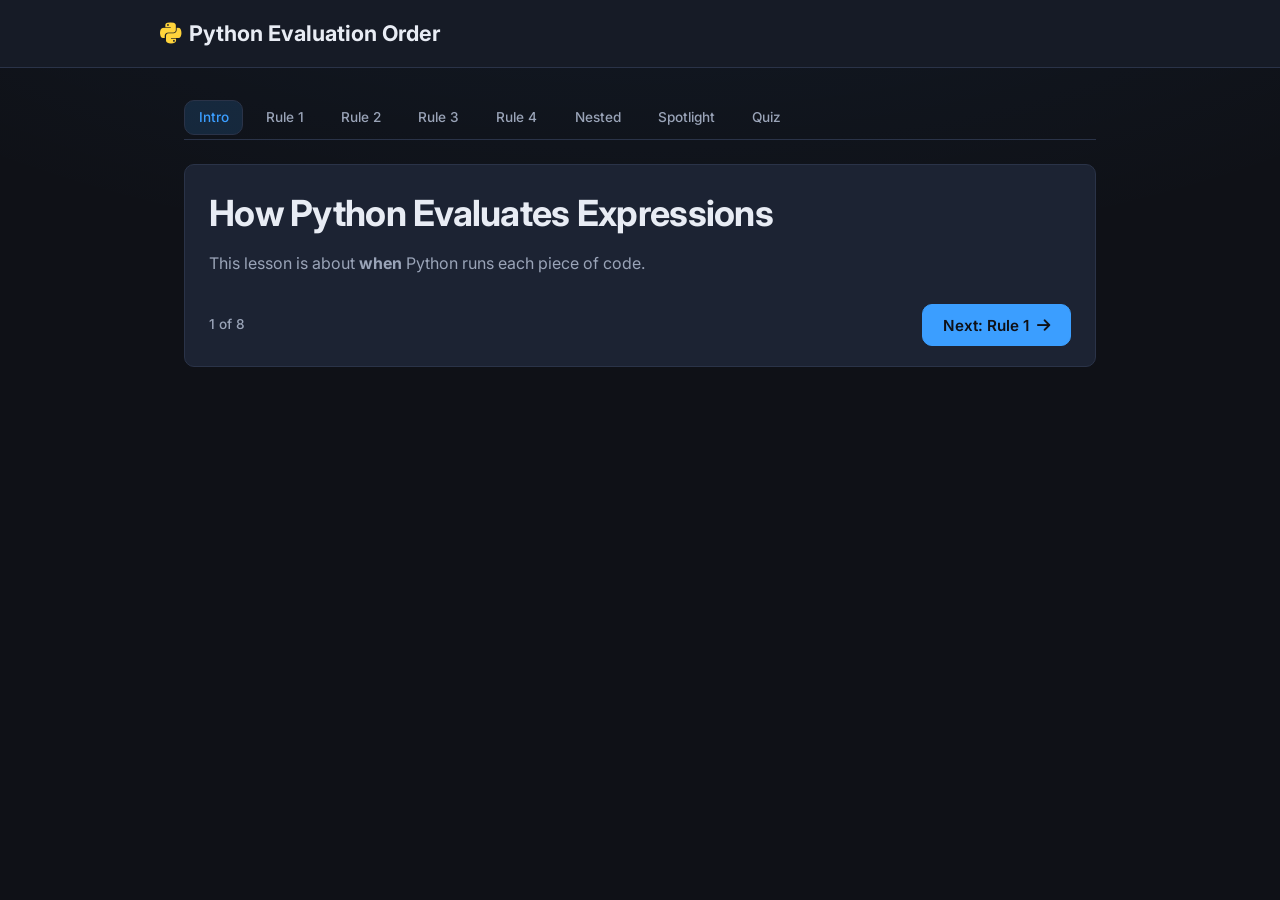
<file: teaching/index.html>
<!DOCTYPE html>
<html lang="en">
<head>
  <meta charset="UTF-8">
  <meta http-equiv="refresh" content="0; url=how-python-reads/">
  <title>Teaching</title>
  <link rel="canonical" href="how-python-reads/">
</head>
<body>
  <p><a href="how-python-reads/">Code walkthrough lesson</a></p>
</body>
</html>
</file>
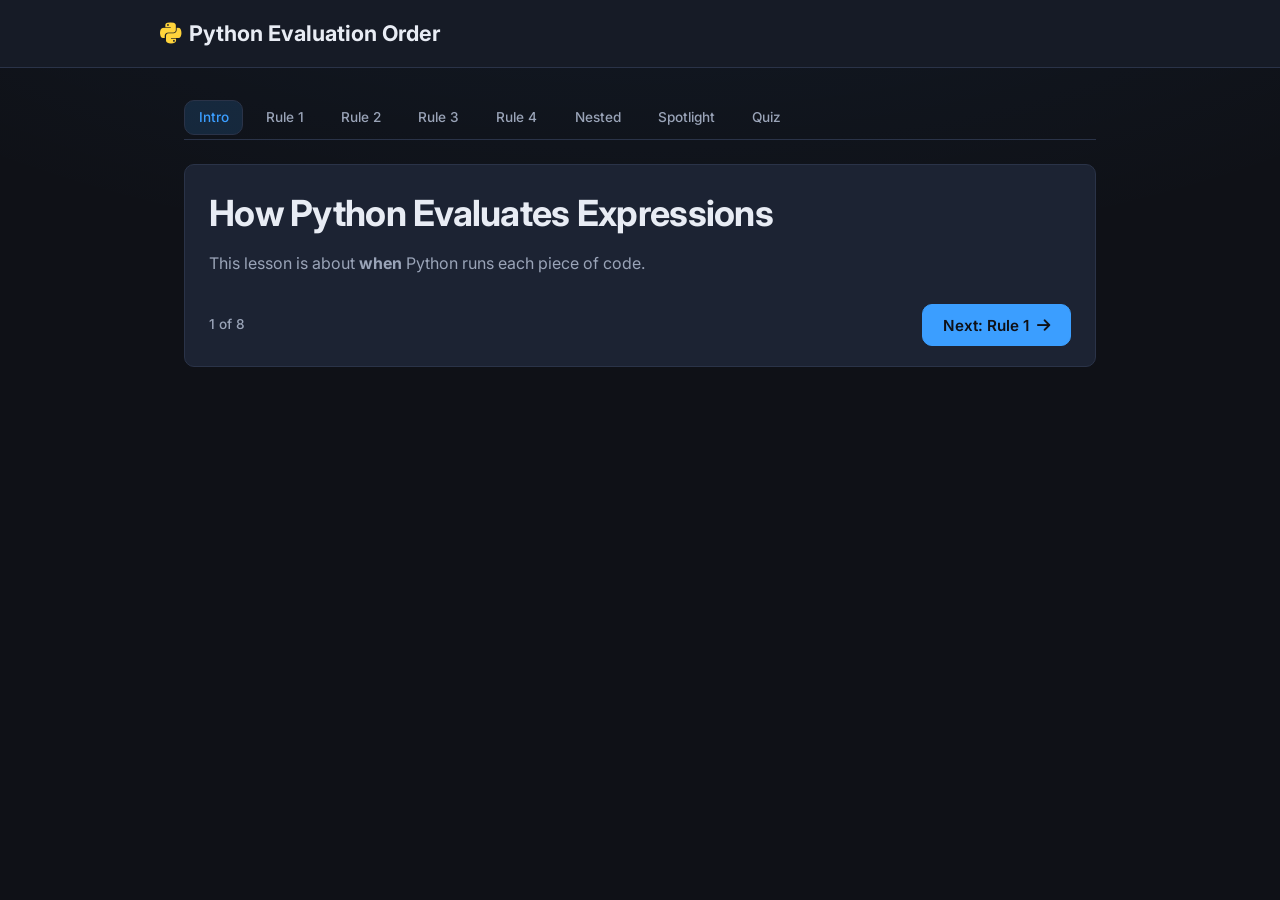
<file: teaching/how-python-reads/index.html>
<!DOCTYPE html>
<html lang="en">
<head>
  <meta charset="UTF-8">
  <meta name="viewport" content="width=device-width, initial-scale=1.0">
  <title>How Python Evaluates Expressions | Sam Zilli</title>
  <link rel="preconnect" href="https://fonts.googleapis.com">
  <link rel="preconnect" href="https://fonts.gstatic.com" crossorigin>
  <link href="https://fonts.googleapis.com/css2?family=Fira+Code:wght@400;600&family=Inter:wght@400;500;600;700&display=swap" rel="stylesheet">
  <link rel="stylesheet" href="https://cdnjs.cloudflare.com/ajax/libs/font-awesome/6.5.1/css/all.min.css" crossorigin="anonymous" referrerpolicy="no-referrer">
  <style>
    :root {
      --bg: #0f1117;
      --bg-elevated: #161b26;
      --bg-card: #1c2333;
      --border: #2a3348;
      --text: #e8ecf4;
      --text-muted: #9aa4b8;
      --accent: #3b9eff;
      --accent-dim: rgba(59, 158, 255, 0.15);
      --python: #ffd43b;
      --python-dim: rgba(255, 212, 59, 0.12);
      --success: #3dd68c;
      --success-dim: rgba(61, 214, 140, 0.15);
      --danger: #f87171;
      --danger-dim: rgba(248, 113, 113, 0.15);
      --code-bg: #0d1018;
      --radius: 10px;
      --font-sans: "Inter", system-ui, sans-serif;
      --font-mono: "Fira Code", ui-monospace, monospace;
    }

    *, *::before, *::after { box-sizing: border-box; }

    body {
      margin: 0;
      min-height: 100vh;
      font-family: var(--font-sans);
      font-size: 1rem;
      line-height: 1.6;
      color: var(--text);
      background: var(--bg);
      background-image: radial-gradient(ellipse 80% 50% at 50% -20%, rgba(59, 158, 255, 0.08), transparent);
    }

    a { color: var(--accent); text-decoration: none; }
    a:hover { text-decoration: underline; }

    .site-header {
      border-bottom: 1px solid var(--border);
      background: var(--bg-elevated);
      padding: 1rem 1.5rem;
    }

    .site-header__inner {
      max-width: 960px;
      margin: 0 auto;
      display: flex;
      align-items: center;
      gap: 0.75rem;
    }

    .site-header__logo {
      font-size: 1.35rem;
      font-weight: 700;
      color: var(--text);
      display: flex;
      align-items: center;
      gap: 0.5rem;
    }

    .site-header__logo i {
      color: var(--python);
      font-size: 1.5rem;
    }

    main {
      max-width: 960px;
      margin: 0 auto;
      padding: 2rem 1.5rem 4rem;
    }

    .intro-panel .hero {
      margin-bottom: 0;
    }

    .intro-panel .lesson-nav {
      margin-top: 1.75rem;
      padding-top: 0;
      border-top: none;
    }

    .hero {
      margin-bottom: 2rem;
    }

    .hero h1 {
      margin: 0 0 0.5rem;
      font-size: clamp(1.75rem, 4vw, 2.25rem);
      font-weight: 700;
      letter-spacing: -0.02em;
    }

    .hero p {
      margin: 0;
      color: var(--text-muted);
      max-width: 42rem;
    }

    .lesson-tabs {
      display: flex;
      flex-wrap: wrap;
      gap: 0.5rem;
      margin-bottom: 1.5rem;
      padding-bottom: 0.25rem;
      border-bottom: 1px solid var(--border);
    }

    .lesson-tab {
      font-family: inherit;
      font-size: 0.85rem;
      font-weight: 500;
      padding: 0.55rem 0.85rem;
      border: 1px solid transparent;
      border-radius: var(--radius);
      background: transparent;
      color: var(--text-muted);
      cursor: pointer;
      transition: color 0.2s, background 0.2s, border-color 0.2s;
    }

    .lesson-tab:hover {
      color: var(--text);
      background: var(--bg-card);
    }

    .lesson-tab.is-active {
      color: var(--accent);
      background: var(--accent-dim);
      border-color: var(--border);
    }

    .lesson-panel {
      display: none;
    }

    .lesson-panel.is-active {
      display: block;
    }

    .lesson-nav {
      display: flex;
      justify-content: space-between;
      align-items: center;
      gap: 1rem;
      margin-top: 1.5rem;
      padding-top: 1.25rem;
      border-top: 1px solid var(--border);
    }

    .lesson-progress {
      font-size: 0.85rem;
      color: var(--text-muted);
      font-weight: 500;
    }

    .lesson-btn {
      font-family: inherit;
      font-size: 0.95rem;
      font-weight: 600;
      padding: 0.65rem 1.25rem;
      border-radius: var(--radius);
      border: 1px solid var(--border);
      cursor: pointer;
      transition: background 0.2s, border-color 0.2s, color 0.2s;
      display: inline-flex;
      align-items: center;
      gap: 0.5rem;
    }

    .lesson-btn--next {
      background: var(--accent);
      border-color: var(--accent);
      color: #0f1117;
    }

    .lesson-btn--next:hover {
      filter: brightness(1.08);
    }

    .lesson-btn--back {
      background: transparent;
      color: var(--text-muted);
    }

    .lesson-btn--back:hover {
      color: var(--text);
      border-color: var(--accent);
    }

    .card {
      background: var(--bg-card);
      border: 1px solid var(--border);
      border-radius: var(--radius);
      padding: 1.25rem 1.5rem;
      margin-bottom: 1.25rem;
    }

    .card h2, .card h3 {
      margin-top: 0;
      font-weight: 600;
    }

    .card h2 { font-size: 1.2rem; margin-bottom: 0.75rem; }
    .card h3 { font-size: 1.05rem; color: var(--text-muted); margin-bottom: 0.5rem; }

    .code-block {
      font-family: var(--font-mono);
      font-size: 0.95rem;
      background: var(--code-bg);
      border: 1px solid var(--border);
      border-radius: var(--radius);
      padding: 1rem 1.25rem;
      overflow-x: auto;
      margin: 0.75rem 0;
    }

    .step-viz {
      margin-top: 1rem;
    }

    .step-viz__label {
      font-size: 0.85rem;
      font-weight: 600;
      text-transform: uppercase;
      letter-spacing: 0.06em;
      color: var(--text-muted);
      margin-bottom: 0.5rem;
    }

    .step-viz__intro {
      font-size: 0.95rem;
      color: var(--text-muted);
      margin: 0 0 1rem;
      max-width: 40rem;
    }

    .step-buttons {
      display: flex;
      flex-wrap: wrap;
      gap: 0.5rem;
      margin-bottom: 1rem;
    }

    .step-btn {
      font-family: inherit;
      font-size: 0.85rem;
      font-weight: 500;
      padding: 0.45rem 0.85rem;
      border-radius: 8px;
      border: 1px solid var(--border);
      background: var(--bg-elevated);
      color: var(--text-muted);
      cursor: pointer;
      transition: background 0.2s, color 0.2s, border-color 0.2s;
    }

    .step-btn:hover {
      color: var(--text);
      border-color: var(--accent);
    }

    .step-btn.active {
      color: var(--bg);
      background: var(--accent);
      border-color: var(--accent);
    }

    .code-editor {
      font-family: var(--font-mono);
      background: var(--code-bg);
      border-radius: var(--radius);
      border: 1px solid var(--border);
      margin-bottom: 1rem;
      overflow: hidden;
    }

    .code-editor__row {
      display: flex;
      align-items: stretch;
      min-height: 2rem;
    }

    .code-editor__row + .code-editor__row {
      border-top: 1px solid var(--border);
    }

    .code-editor__ln {
      flex: 0 0 2.85rem;
      padding: 0.55rem 0.5rem;
      text-align: right;
      font-size: 0.8rem;
      line-height: 1.55;
      color: var(--text-muted);
      opacity: 0.7;
      user-select: none;
      background: rgba(0, 0, 0, 0.2);
      border-right: 1px solid var(--border);
    }

    .code-editor__code {
      flex: 1;
      min-width: 0;
      padding: 0.55rem 1rem;
      font-size: 1.05rem;
      line-height: 1.55;
      overflow-x: auto;
      white-space: nowrap;
    }

    .token-hl {
      padding: 0.1em 0.2em;
      border-radius: 4px;
      transition: background 0.2s, box-shadow 0.2s;
    }

    .token-hl.is-highlighted {
      background: var(--accent-dim);
      box-shadow: 0 0 0 2px var(--accent);
    }

    .token-hl.is-highlighted.hl-warm {
      background: var(--python-dim);
      box-shadow: 0 0 0 2px var(--python);
    }

    .token-hl.is-highlighted.hl-done {
      background: var(--success-dim);
      box-shadow: 0 0 0 2px var(--success);
    }

    .code-kw { color: #f87171; font-weight: 600; }
    .code-fn { color: var(--accent); font-weight: 600; }
    .code-str { color: var(--success); }
    .code-num { color: var(--python); }
    .code-var { color: var(--python); }
    .code-op { color: #fbbf24; font-weight: 600; }

    .rules-panel {
      padding: 0;
      border: none;
      background: transparent;
      box-shadow: none;
    }

    .rule-card {
      position: relative;
      padding: 1.35rem 1.35rem 1.25rem;
      border-radius: 14px;
      border: 1px solid var(--border);
      background: var(--bg-card);
      overflow: hidden;
      transition: border-color 0.2s, transform 0.2s;
    }

    .rule-card:hover {
      border-color: rgba(59, 158, 255, 0.35);
    }

    .rule-card--sequence { --rule-accent: #c084fc; }
    .rule-card--assign { --rule-accent: #3b9eff; }
    .rule-card--calls { --rule-accent: #3dd68c; }
    .rule-card--math { --rule-accent: #ffd43b; }

    .rule-card__head {
      display: flex;
      align-items: flex-start;
      gap: 1rem;
      margin-bottom: 0.75rem;
    }

    .rule-card__title {
      margin: 0 0 0.25rem;
      font-size: 1.05rem;
      font-weight: 700;
      color: var(--text);
      letter-spacing: -0.01em;
    }

    .rule-card__tag {
      display: inline-block;
      font-size: 0.7rem;
      font-weight: 700;
      text-transform: uppercase;
      letter-spacing: 0.06em;
      color: var(--rule-accent);
      opacity: 0.95;
    }

    .rule-card__body {
      margin: 0;
      color: var(--text-muted);
      font-size: 0.92rem;
      line-height: 1.55;
    }

    .rule-card .step-viz {
      margin-top: 1rem;
      padding-top: 1rem;
      border-top: 1px solid var(--border);
    }

    .rule-card .step-viz__label {
      color: var(--rule-accent);
    }

    .rule-card .step-btn.active {
      background: var(--rule-accent);
      border-color: var(--rule-accent);
    }

    .rule-card .token-hl.is-highlighted {
      box-shadow: 0 0 0 2px var(--rule-accent);
      background: color-mix(in srgb, var(--rule-accent) 20%, transparent);
    }

    .rule-card .token-hl.is-highlighted.hl-warm {
      box-shadow: 0 0 0 2px var(--python);
      background: var(--python-dim);
    }

    .rule-card .token-hl.is-highlighted.hl-done {
      box-shadow: 0 0 0 2px var(--success);
      background: var(--success-dim);
    }

    .step-explanation {
      display: none;
      padding: 0.65rem 0 0;
      margin: 0;
      background: none;
      border: none;
      border-radius: 0;
      color: var(--text-muted);
      font-size: 0.95rem;
      line-height: 1.55;
    }

    .step-explanation.is-visible {
      display: block;
    }

    .step-explanation strong {
      color: var(--text);
    }

    .quiz-block {
      margin-bottom: 2rem;
    }

    .quiz-block h3 {
      margin: 0 0 1rem;
      font-size: 1.05rem;
      color: var(--text);
      font-weight: 600;
      line-height: 1.55;
    }

    .quiz-block h3 code,
    .quiz-option-label code,
    .feedback-box code {
      font-family: var(--font-mono);
      font-size: 0.9em;
      color: var(--python);
      background: rgba(0, 0, 0, 0.35);
      padding: 0.12em 0.4em;
      border-radius: 4px;
    }

    .quiz-options {
      display: flex;
      flex-direction: column;
      gap: 0.5rem;
      counter-reset: quiz-letter;
    }

    .quiz-option-label {
      font-family: inherit;
      display: flex;
      align-items: flex-start;
      gap: 0.65rem;
      width: 100%;
      text-align: left;
      padding: 0.85rem 1rem;
      border: 1px solid var(--border);
      border-radius: var(--radius);
      background: var(--bg-elevated);
      color: var(--text);
      cursor: pointer;
      transition: border-color 0.2s, background 0.2s, color 0.2s;
      font-size: 0.95rem;
      line-height: 1.55;
    }

    .quiz-option-label::before {
      content: counter(quiz-letter, upper-alpha) ".";
      counter-increment: quiz-letter;
      flex-shrink: 0;
      min-width: 1.25rem;
      font-weight: 700;
      color: var(--accent);
    }

    .quiz-option-label:hover {
      border-color: var(--accent);
      background: var(--bg-card);
      color: var(--text);
    }

    .quiz-option-label.quiz-option--correct {
      border-color: #34d399;
      background: rgba(52, 211, 153, 0.22);
      color: #ecfdf5;
    }

    .quiz-option-label.quiz-option--correct code {
      color: #fde68a;
      background: rgba(0, 0, 0, 0.3);
    }

    .quiz-option-label.quiz-option--wrong {
      border-color: #f87171;
      background: rgba(248, 113, 113, 0.22);
      color: #fef2f2;
    }

    .quiz-option-label.quiz-option--wrong code {
      color: #fde68a;
      background: rgba(0, 0, 0, 0.3);
    }

    .feedback-box {
      display: none;
      margin-top: 0.75rem;
      padding: 0.85rem 1rem;
      border-radius: var(--radius);
      font-size: 0.95rem;
      line-height: 1.55;
    }

    .feedback-box.is-visible {
      display: block;
    }

    .feedback-box[data-feedback="correct"] {
      background: rgba(52, 211, 153, 0.18);
      color: #d1fae5;
      border: 1px solid rgba(52, 211, 153, 0.45);
    }

    .feedback-box[data-feedback="wrong"] {
      background: rgba(248, 113, 113, 0.18);
      color: #fee2e2;
      border: 1px solid rgba(248, 113, 113, 0.45);
    }

    .site-footer {
      text-align: center;
      padding: 2rem 1.5rem;
      border-top: 1px solid var(--border);
      color: var(--text-muted);
      font-size: 0.9rem;
    }

    .site-footer p { margin: 0; }
  </style>
</head>
<body>
  <header class="site-header">
    <div class="site-header__inner">
      <div class="site-header__logo">
        <i class="fa-brands fa-python" aria-hidden="true"></i>
        <span>Python Evaluation Order</span>
      </div>
    </div>
  </header>

  <main>
    <nav class="lesson-tabs" aria-label="Lesson sections">
      <button type="button" class="lesson-tab is-active" data-lesson-tab="intro">Intro</button>
      <button type="button" class="lesson-tab" data-lesson-tab="rule1">Rule 1</button>
      <button type="button" class="lesson-tab" data-lesson-tab="rule2">Rule 2</button>
      <button type="button" class="lesson-tab" data-lesson-tab="rule3">Rule 3</button>
      <button type="button" class="lesson-tab" data-lesson-tab="rule4">Rule 4</button>
      <button type="button" class="lesson-tab" data-lesson-tab="nested">Nested</button>
      <button type="button" class="lesson-tab" data-lesson-tab="spotlight">Spotlight</button>
      <button type="button" class="lesson-tab" data-lesson-tab="quiz">Quiz</button>
    </nav>

    <div class="lesson-panel is-active" data-lesson-panel="intro">
      <div class="card intro-panel">
        <section class="hero">
          <h1>How Python Evaluates Expressions</h1>
          <p>
            This lesson is about <strong>when</strong> Python runs each piece of code.
          </p>
        </section>
        <div class="lesson-nav">
          <span class="lesson-progress">1 of 8</span>
          <button type="button" class="lesson-btn lesson-btn--next" data-lesson-next="rule1">
            Next: Rule 1 <i class="fa-solid fa-arrow-right" aria-hidden="true"></i>
          </button>
        </div>
      </div>
    </div>

    <div class="lesson-panel" data-lesson-panel="rule1">
      <div class="card rules-panel">
        <h2>Key Rules · Rule 1</h2>
        <article class="rule-card rule-card--sequence">
            <div class="rule-card__head">
              <div>
                <span class="rule-card__tag">Rule 1</span>
                <h3 class="rule-card__title">Programs run top to bottom</h3>
              </div>
            </div>
            <p class="rule-card__body">
              In a script, Python runs <strong>one line at a time</strong>, starting at the top and moving down. A line
              does not begin until the line above it has finished. Later rules in this lesson describe what happens
              <em>inside</em> a single line; this rule is about the order of the lines themselves.
            </p>
            <div class="step-viz" data-step-viz>
              <p class="step-viz__label">Visualization</p>
              <div class="step-buttons">
                <button type="button" class="step-btn" data-step-id="0">Starter Code</button>
                <button type="button" class="step-btn" data-step-id="1">Step 1: Line 1</button>
                <button type="button" class="step-btn" data-step-id="2">Step 2: Line 2</button>
              </div>
              <div class="code-editor" aria-live="polite">
                <div class="code-editor__row">
                  <span class="code-editor__ln" aria-hidden="true">1</span>
                  <div class="code-editor__code">
                    <span class="token-hl" data-step-highlight="1"><span class="code-var">age</span> <span class="code-op">=</span> <span class="code-num">23</span></span>
                  </div>
                </div>
                <div class="code-editor__row">
                  <span class="code-editor__ln" aria-hidden="true">2</span>
                  <div class="code-editor__code">
                    <span class="token-hl" data-step-highlight="2"><span class="code-fn">print</span>(<span class="code-str">"Hi"</span>, <span class="code-fn">str</span>(<span class="code-var">age</span>))</span>
                  </div>
                </div>
              </div>
              <div class="step-explanation" data-step-explanation="0">
                <strong>Starter code:</strong> Two lines in order. Click the steps to see which line Python runs first.
              </div>
              <div class="step-explanation" data-step-explanation="1">
                <strong>Step 1:</strong> Python runs line 1 and stores the integer <code>23</code> in <code>age</code>. Line 2 waits.
              </div>
              <div class="step-explanation" data-step-explanation="2">
                <strong>Step 2:</strong> Line 1 is done, so Python moves to line 2 and runs the <code>print</code> call (using the <code>age</code> that already exists).
              </div>
            </div>
        </article>
        <div class="lesson-nav">
          <button type="button" class="lesson-btn lesson-btn--back" data-lesson-prev="intro">
            <i class="fa-solid fa-arrow-left" aria-hidden="true"></i> Back
          </button>
          <span class="lesson-progress">2 of 8</span>
          <button type="button" class="lesson-btn lesson-btn--next" data-lesson-next="rule2">
            Next: Rule 2 <i class="fa-solid fa-arrow-right" aria-hidden="true"></i>
          </button>
        </div>
      </div>
    </div>

    <div class="lesson-panel" data-lesson-panel="rule2">
      <div class="card rules-panel">
        <h2>Key Rules · Rule 2</h2>
        <article class="rule-card rule-card--math">
            <div class="rule-card__head">
              <div>
                <span class="rule-card__tag">Rule 2</span>
                <h3 class="rule-card__title">Use parentheses for math order</h3>
              </div>
            </div>
            <p class="rule-card__body">
              If you care which operation happens first, write it in your code with parentheses. That keeps your intent
              clear to Python and to anyone reading your program. You do not need to memorize PEMDAS like rules for this course.
            </p>
            <div class="step-viz" data-step-viz>
              <p class="step-viz__label">Visualization</p>
              <div class="step-buttons">
                <button type="button" class="step-btn" data-step-id="0">Starter Code</button>
                <button type="button" class="step-btn" data-step-id="1">Step 1: Group (...)</button>
                <button type="button" class="step-btn" data-step-id="2">Step 2: Add inside</button>
                <button type="button" class="step-btn" data-step-id="3">Step 3: Multiply</button>
              </div>
              <div class="code-editor" aria-live="polite">
                <div class="code-editor__row">
                  <span class="code-editor__ln" aria-hidden="true">1</span>
                  <div class="code-editor__code">
                    <span class="code-var">total</span> <span class="code-op">=</span>
                    <span class="token-hl" data-step-highlight="1">(<span class="token-hl" data-step-highlight="2"><span class="code-var">price</span> <span class="code-op">+</span> <span class="code-var">tax</span></span>)</span>
                    <span class="token-hl" data-step-highlight="3"><span class="code-op"> * </span><span class="code-num">quantity</span></span><span class="token-hl hl-done" data-step-highlight="3" data-viz-annotation> → 30</span>
                  </div>
                </div>
              </div>
              <div class="step-explanation" data-step-explanation="0">
                <strong>Starter code:</strong> The expression as written. Parentheses show which part you want evaluated first.
              </div>
              <div class="step-explanation" data-step-explanation="1">
                <strong>Step 1:</strong> Parentheses say &ldquo;do this part first.&rdquo; Python evaluates <code>(price + tax)</code> before the multiply.
              </div>
              <div class="step-explanation" data-step-explanation="2">
                <strong>Step 2:</strong> Inside the group, <code>price + tax</code> becomes <code>15</code> (e.g. 10 + 5).
              </div>
              <div class="step-explanation" data-step-explanation="3">
                <strong>Step 3:</strong> Then <code>15 * quantity</code> runs (e.g. × 2 → <code>30</code>). Without parentheses, you might not get the order you intend.
              </div>
            </div>
        </article>
        <div class="lesson-nav">
          <button type="button" class="lesson-btn lesson-btn--back" data-lesson-prev="rule1">
            <i class="fa-solid fa-arrow-left" aria-hidden="true"></i> Back: Rule 1
          </button>
          <span class="lesson-progress">3 of 8</span>
          <button type="button" class="lesson-btn lesson-btn--next" data-lesson-next="rule3">
            Next: Rule 3 <i class="fa-solid fa-arrow-right" aria-hidden="true"></i>
          </button>
        </div>
      </div>
    </div>

    <div class="lesson-panel" data-lesson-panel="rule3">
      <div class="card rules-panel">
        <h2>Key Rules · Rule 3</h2>
        <article class="rule-card rule-card--assign">
            <div class="rule-card__head">
              <div>
                <span class="rule-card__tag">Rule 3</span>
                <h3 class="rule-card__title">Assignment evaluates the RIGHT HAND SIDE first</h3>
              </div>
            </div>
            <p class="rule-card__body">
              Python finishes the entire expression on the <em>right</em> of <code>=</code>, then attaches that value to
              the name on the left. The left side is just the label; it does not run first.
            </p>
            <div class="step-viz" data-step-viz>
              <p class="step-viz__label">Visualization</p>
              <div class="step-buttons">
                <button type="button" class="step-btn" data-step-id="0">Starter Code</button>
                <button type="button" class="step-btn" data-step-id="1">Step 1: Evaluate 5 + 7</button>
                <button type="button" class="step-btn" data-step-id="2">Step 2: x = 12</button>
              </div>
              <div class="code-editor" aria-live="polite">
                <div class="code-editor__row">
                  <span class="code-editor__ln" aria-hidden="true">1</span>
                  <div class="code-editor__code">
                    <span data-step-visible="0,1">
                      <span class="code-var">x</span> <span class="code-op">=</span>
                      <span class="token-hl" data-step-highlight="1"><span class="code-num">5</span> <span class="code-op">+</span> <span class="code-num">7</span></span>
                    </span>
                    <span data-step-visible="2" hidden>
                      <span class="token-hl hl-done" data-step-highlight="2"><span class="code-var">x</span> <span class="code-op">=</span> <span class="code-num">12</span></span>
                    </span>
                  </div>
                </div>
              </div>
              <div class="step-explanation" data-step-explanation="0">
                <strong>Starter code:</strong> The assignment as written. Click the next steps to see what Python evaluates first.
              </div>
              <div class="step-explanation" data-step-explanation="1">
                <strong>Step 1:</strong> Python evaluates <code>5 + 7</code> on the right. <code>x</code> on the left waits.
              </div>
              <div class="step-explanation" data-step-explanation="2">
                <strong>Step 2:</strong> The RHS is done. Python binds <code>x</code> to <code>12</code>, so the line reads <code>x = 12</code>.
              </div>
            </div>
        </article>
        <div class="lesson-nav">
          <button type="button" class="lesson-btn lesson-btn--back" data-lesson-prev="rule2">
            <i class="fa-solid fa-arrow-left" aria-hidden="true"></i> Back: Rule 2
          </button>
          <span class="lesson-progress">4 of 8</span>
          <button type="button" class="lesson-btn lesson-btn--next" data-lesson-next="rule4">
            Next: Rule 4 <i class="fa-solid fa-arrow-right" aria-hidden="true"></i>
          </button>
        </div>
      </div>
    </div>

    <div class="lesson-panel" data-lesson-panel="rule4">
      <div class="card rules-panel">
        <h2>Key Rules · Rule 4</h2>
        <article class="rule-card rule-card--calls">
            <div class="rule-card__head">
              <div>
                <span class="rule-card__tag">Rule 4</span>
                <h3 class="rule-card__title">Arguments before the function runs</h3>
              </div>
            </div>
            <p class="rule-card__body">
              Every argument must be evaluated before the function is called. Positional arguments go
              <strong>left to right</strong>. Inner expressions (like an <code>int</code> variable inside a nested call)
              resolve before the outer call.
            </p>
            <div class="step-viz" data-step-viz>
              <p class="step-viz__label">Example: print("Hi", str(age))</p>
              <p class="step-viz__intro">
                <code>print</code> needs text, so the second argument uses <code>str(age)</code> to turn the int into a
                string before the call runs.
              </p>
              <div class="step-buttons">
                <button type="button" class="step-btn" data-step-id="0">Starter Code</button>
                <button type="button" class="step-btn" data-step-id="1">Step 1: "Hi"</button>
                <button type="button" class="step-btn" data-step-id="2">Step 2: age (int)</button>
                <button type="button" class="step-btn" data-step-id="3">Step 3: str()</button>
                <button type="button" class="step-btn" data-step-id="4">Step 4: print()</button>
              </div>
              <div class="code-editor" aria-live="polite">
                <div class="code-editor__row">
                  <span class="code-editor__ln" aria-hidden="true">1</span>
                  <div class="code-editor__code">
                    <span class="code-var">age</span> <span class="code-op">=</span> <span class="code-num">23</span>
                  </div>
                </div>
                <div class="code-editor__row">
                  <span class="code-editor__ln" aria-hidden="true">2</span>
                  <div class="code-editor__code">
                    <span class="token-hl" data-step-highlight="4"><span class="code-fn">print</span></span>(<span class="token-hl hl-warm" data-step-highlight="1"><span class="code-str">"Hi"</span></span>, <span class="token-hl" data-step-highlight="3"><span class="code-fn">str</span>(<span class="token-hl" data-step-highlight="2"><span class="code-var">age</span></span>)</span>)
                  </div>
                </div>
              </div>
              <div class="step-explanation" data-step-explanation="0">
                <strong>Starter code:</strong> First <code>age</code> is set to the integer <code>23</code>. Then the
                <code>print</code> line runs. Click the steps to see how Python prepares each argument.
              </div>
              <div class="step-explanation" data-step-explanation="1">
                <strong>Step 1:</strong> First argument: the string <code>"Hi"</code>.
              </div>
              <div class="step-explanation" data-step-explanation="2">
                <strong>Step 2:</strong> For the second argument, Python looks up <code>age</code> and gets the integer <code>23</code>.
              </div>
              <div class="step-explanation" data-step-explanation="3">
                <strong>Step 3:</strong> <code>str(23)</code> converts the int to the string <code>"23"</code> for <code>print</code>.
              </div>
              <div class="step-explanation" data-step-explanation="4">
                <strong>Step 4:</strong> Both arguments are ready (<code>"Hi"</code> and <code>"23"</code>), so <code>print(...)</code> runs.
              </div>
            </div>
        </article>
        <div class="lesson-nav">
          <button type="button" class="lesson-btn lesson-btn--back" data-lesson-prev="rule3">
            <i class="fa-solid fa-arrow-left" aria-hidden="true"></i> Back: Rule 3
          </button>
          <span class="lesson-progress">5 of 8</span>
          <button type="button" class="lesson-btn lesson-btn--next" data-lesson-next="nested">
            Next: Nested calls <i class="fa-solid fa-arrow-right" aria-hidden="true"></i>
          </button>
        </div>
      </div>
    </div>

    <div class="lesson-panel" data-lesson-panel="nested">
      <div class="card rules-panel">
        <h2>Nested function calls</h2>
        <article class="rule-card rule-card--calls">
          <div class="rule-card__head">
            <div>
              <span class="rule-card__tag">Inside out</span>
              <h3 class="rule-card__title">One call inside another</h3>
            </div>
          </div>
          <p class="rule-card__body">
            When a function call appears <em>inside</em> another call (usually as an argument), Python still follows Rule 4:
            every argument must become a value before the outer function runs. For nested calls, work from the
            <strong>inside out</strong>: evaluate the innermost expression first, run the inner function, then use that
            result for the next layer outward. The same idea applies to longer chains like <code>max(len(text), 3)</code>:
            finish <code>len(text)</code>, then call <code>max</code> with that number.
          </p>
          <div class="step-viz" data-step-viz>
            <p class="step-viz__label">Visualization: print(str(5 + 7))</p>
            <p class="step-viz__intro">
              <code>print</code> cannot run until its argument is ready. That argument is another call, so Python
              evaluates <code>5 + 7</code> before <code>str</code>, and only then calls <code>print</code>.
            </p>
            <div class="step-buttons">
              <button type="button" class="step-btn" data-step-id="0">Starter Code</button>
              <button type="button" class="step-btn" data-step-id="1">Step 1: 5 + 7</button>
              <button type="button" class="step-btn" data-step-id="2">Step 2: str()</button>
              <button type="button" class="step-btn" data-step-id="3">Step 3: print()</button>
            </div>
            <div class="code-editor" aria-live="polite">
              <div class="code-editor__row">
                <span class="code-editor__ln" aria-hidden="true">1</span>
                <div class="code-editor__code">
                  <span class="token-hl" data-step-highlight="3"><span class="code-fn">print</span></span>(<span class="token-hl" data-step-highlight="2"><span class="code-fn">str</span>(<span class="token-hl" data-step-highlight="1"><span class="code-num">5</span> <span class="code-op">+</span> <span class="code-num">7</span></span>)</span>)
                </div>
              </div>
            </div>
            <div class="step-explanation" data-step-explanation="0">
              <strong>Starter code:</strong> Two function calls nested. Click through to see which piece Python evaluates first.
            </div>
            <div class="step-explanation" data-step-explanation="1">
              <strong>Step 1:</strong> Innermost first: Python evaluates <code>5 + 7</code> to <code>12</code>. Neither <code>str</code> nor <code>print</code> runs yet.
            </div>
            <div class="step-explanation" data-step-explanation="2">
              <strong>Step 2:</strong> With <code>12</code> ready, Python calls <code>str(12)</code> and gets the string <code>"12"</code>. That value is the argument for <code>print</code>.
            </div>
            <div class="step-explanation" data-step-explanation="3">
              <strong>Step 3:</strong> The argument is ready, so <code>print("12")</code> runs and displays output.
            </div>
          </div>
        </article>
        <div class="lesson-nav">
          <button type="button" class="lesson-btn lesson-btn--back" data-lesson-prev="rule4">
            <i class="fa-solid fa-arrow-left" aria-hidden="true"></i> Back: Rule 4
          </button>
          <span class="lesson-progress">6 of 8</span>
          <button type="button" class="lesson-btn lesson-btn--next" data-lesson-next="spotlight">
            Next: Spotlight Breakdown <i class="fa-solid fa-arrow-right" aria-hidden="true"></i>
          </button>
        </div>
      </div>
    </div>

    <div class="lesson-panel" data-lesson-panel="spotlight">
      <div class="card">
        <h2><i class="fa-solid fa-magnifying-glass" aria-hidden="true"></i> Spotlight Breakdown</h2>
        <p style="color: var(--text-muted); margin-top: 0;">
          Click each step to see which part of the code Python evaluates next.
        </p>

        <div class="step-viz" data-step-viz>
          <p class="step-viz__label">Example 1: x = 5 + 7</p>
          <p class="step-viz__intro">
            The name on the left does not update until the entire expression on the right is evaluated to one value.
          </p>
          <div class="step-buttons">
            <button type="button" class="step-btn" data-step-id="0">Starter Code</button>
            <button type="button" class="step-btn" data-step-id="1">Step 1: Evaluate 5 + 7</button>
            <button type="button" class="step-btn" data-step-id="2">Step 2: x = 12</button>
          </div>
          <div class="code-editor" aria-live="polite">
            <div class="code-editor__row">
              <span class="code-editor__ln" aria-hidden="true">1</span>
              <div class="code-editor__code">
                <span data-step-visible="0,1">
                  <span class="code-var">x</span> <span class="code-op">=</span>
                  <span class="token-hl" data-step-highlight="1"><span class="code-num">5</span> <span class="code-op">+</span> <span class="code-num">7</span></span>
                </span>
                <span data-step-visible="2" hidden>
                  <span class="token-hl hl-done" data-step-highlight="2"><span class="code-var">x</span> <span class="code-op">=</span> <span class="code-num">12</span></span>
                </span>
              </div>
            </div>
          </div>
          <div class="step-explanation" data-step-explanation="0">
            <strong>Starter code:</strong> The assignment as written. Click the next steps to see what Python evaluates first.
          </div>
          <div class="step-explanation" data-step-explanation="1">
            <strong>Step 1:</strong> Python evaluates the entire right-hand side <code>5 + 7</code>. The name <code>x</code> on the left waits.
          </div>
          <div class="step-explanation" data-step-explanation="2">
            <strong>Step 2:</strong> The RHS is done. Python binds <code>x</code> to <code>12</code>, so the line reads <code>x = 12</code>.
          </div>
        </div>

        <div class="step-viz" data-step-viz style="margin-top: 2rem;">
          <p class="step-viz__label">Example 2: print("My name is: ", str(name))</p>
          <p class="step-viz__intro">
            A function cannot run until every argument is evaluated. Arguments go left to right; nested pieces resolve inside out.
          </p>
          <div class="step-buttons">
            <button type="button" class="step-btn" data-step-id="0">Starter Code</button>
            <button type="button" class="step-btn" data-step-id="1">Step 1: First argument</button>
            <button type="button" class="step-btn" data-step-id="2">Step 2: Lookup name</button>
            <button type="button" class="step-btn" data-step-id="3">Step 3: Call str()</button>
            <button type="button" class="step-btn" data-step-id="4">Step 4: Call print()</button>
          </div>
          <div class="code-editor" aria-live="polite">
            <div class="code-editor__row">
              <span class="code-editor__ln" aria-hidden="true">1</span>
              <div class="code-editor__code">
                <span class="token-hl" data-step-highlight="4"><span class="code-fn">print</span></span>(<span class="token-hl hl-warm" data-step-highlight="1"><span class="code-str">"My name is: "</span></span>, <span class="token-hl" data-step-highlight="3"><span class="code-fn">str</span>(<span class="token-hl" data-step-highlight="2"><span class="code-var">name</span></span>)</span>)
              </div>
            </div>
          </div>
          <div class="step-explanation" data-step-explanation="0">
            <strong>Starter code:</strong> The call as written. No argument is highlighted yet.
          </div>
          <div class="step-explanation" data-step-explanation="1">
            <strong>Step 1:</strong> Arguments are evaluated left to right. The first argument is the string <code>"My name is: "</code>.
          </div>
          <div class="step-explanation" data-step-explanation="2">
            <strong>Step 2:</strong> For the second argument, Python must evaluate the inner expression <code>name</code> before <code>str</code> can run.
          </div>
          <div class="step-explanation" data-step-explanation="3">
            <strong>Step 3:</strong> <code>str(...)</code> produces a string from the value stored in <code>name</code>.
          </div>
          <div class="step-explanation" data-step-explanation="4">
            <strong>Step 4:</strong> Both arguments are ready, so <code>print(...)</code> runs and writes output. The call returns <code>None</code>.
          </div>
        </div>
        <div class="lesson-nav">
          <button type="button" class="lesson-btn lesson-btn--back" data-lesson-prev="nested">
            <i class="fa-solid fa-arrow-left" aria-hidden="true"></i> Back: Nested calls
          </button>
          <span class="lesson-progress">7 of 8 · Spotlight Breakdown</span>
          <button type="button" class="lesson-btn lesson-btn--next" data-lesson-next="quiz">
            Next: Quiz <i class="fa-solid fa-arrow-right" aria-hidden="true"></i>
          </button>
        </div>
      </div>
    </div>

    <div class="lesson-panel" data-lesson-panel="quiz">
      <div class="card">
        <h2><i class="fa-solid fa-circle-question" aria-hidden="true"></i> Quiz</h2>
        <p style="color: var(--text); opacity: 0.85; margin-top: 0;">Choose an answer. You get immediate feedback.</p>

        <div class="quiz-block" data-quiz data-quiz-correct="rhs">
          <h3>1. In <code style="font-family: var(--font-mono);">x = 5 + 7</code>, what happens first?</h3>
          <div class="quiz-options">
            <button type="button" class="quiz-option-label" data-quiz-choice="lhs">Python stores something in <code>x</code>, then computes <code>5 + 7</code></button>
            <button type="button" class="quiz-option-label" data-quiz-choice="rhs">Python evaluates <code>5 + 7</code> on the right, then binds <code>x</code> to that result</button>
            <button type="button" class="quiz-option-label" data-quiz-choice="eq">Python runs the <code>=</code> operator alone before any numbers are combined</button>
          </div>
          <div class="feedback-box" data-feedback="correct" role="status">
            <i class="fa-solid fa-check" aria-hidden="true"></i> Correct! The RHS is fully evaluated first; assignment only connects the name to the value that is already computed.
          </div>
          <div class="feedback-box" data-feedback="wrong" role="status">
            <i class="fa-solid fa-xmark" aria-hidden="true"></i> Not quite. The name on the left is the destination. All expression work on the right finishes first.
          </div>
        </div>

        <div class="quiz-block" data-quiz data-quiz-correct="first">
          <h3>2. In <code style="font-family: var(--font-mono);">print("My name is: ", str(name))</code>, which part is evaluated first?</h3>
          <div class="quiz-options">
            <button type="button" class="quiz-option-label" data-quiz-choice="first">The first argument: <code>"My name is: "</code></button>
            <button type="button" class="quiz-option-label" data-quiz-choice="print">The <code>print</code> function runs before any arguments</button>
            <button type="button" class="quiz-option-label" data-quiz-choice="second">The whole second argument <code>str(name)</code> before the string literal</button>
          </div>
          <div class="feedback-box" data-feedback="correct" role="status">
            <i class="fa-solid fa-check" aria-hidden="true"></i> Correct! Arguments are evaluated left to right, so the first literal is ready before Python moves on to <code>str(name)</code>.
          </div>
          <div class="feedback-box" data-feedback="wrong" role="status">
            <i class="fa-solid fa-xmark" aria-hidden="true"></i> Try again. The function does not execute until each argument expression has been evaluated, starting from the left.
          </div>
        </div>

        <div class="quiz-block" data-quiz data-quiz-correct="inner">
          <h3>3. In <code style="font-family: var(--font-mono);">print(str(5 + 7))</code>, what is evaluated first?</h3>
          <div class="quiz-options">
            <button type="button" class="quiz-option-label" data-quiz-choice="inner">The expression <code>5 + 7</code> inside the inner call</button>
            <button type="button" class="quiz-option-label" data-quiz-choice="str">The <code>str</code> function, before the addition</button>
            <button type="button" class="quiz-option-label" data-quiz-choice="print">The <code>print</code> function, before its argument is ready</button>
          </div>
          <div class="feedback-box" data-feedback="correct" role="status">
            <i class="fa-solid fa-check" aria-hidden="true"></i> Correct! Nested calls go inside out: <code>5 + 7</code> becomes <code>12</code>, then <code>str</code>, then <code>print</code>.
          </div>
          <div class="feedback-box" data-feedback="wrong" role="status">
            <i class="fa-solid fa-xmark" aria-hidden="true"></i> Not quite. Python finishes the innermost expression before any function that wraps it can run.
          </div>
        </div>
        <div class="lesson-nav">
          <button type="button" class="lesson-btn lesson-btn--back" data-lesson-prev="spotlight">
            <i class="fa-solid fa-arrow-left" aria-hidden="true"></i> Back: Spotlight Breakdown
          </button>
          <span class="lesson-progress">8 of 8</span>
        </div>
      </div>
    </div>
  </main>

  <!-- <footer class="site-footer">
    <p><!-- <a href="/">← Back to home</a> &copy; Sam Zilli</p>
  </footer> -->
  

  <script src="script.js"></script>
</body>
</html>
</file>
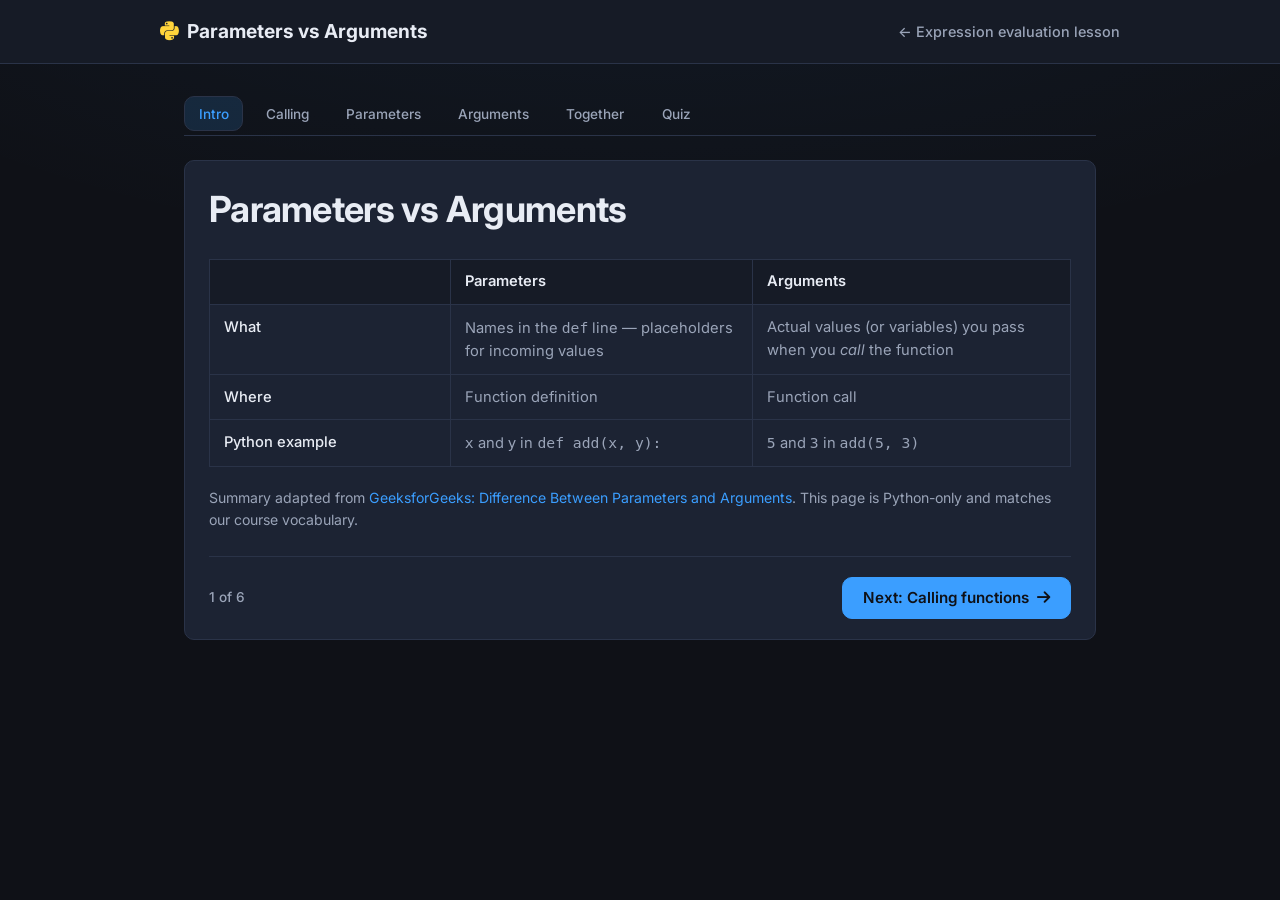
<file: teaching/parameters-and-arguments/index.html>
<!DOCTYPE html>
<html lang="en">
<head>
  <meta charset="UTF-8">
  <meta name="viewport" content="width=device-width, initial-scale=1.0">
  <title>Parameters vs Arguments | Sam Zilli</title>
  <link rel="preconnect" href="https://fonts.googleapis.com">
  <link rel="preconnect" href="https://fonts.gstatic.com" crossorigin>
  <link href="https://fonts.googleapis.com/css2?family=Fira+Code:wght@400;600&family=Inter:wght@400;500;600;700&display=swap" rel="stylesheet">
  <link rel="stylesheet" href="https://cdnjs.cloudflare.com/ajax/libs/font-awesome/6.5.1/css/all.min.css" crossorigin="anonymous" referrerpolicy="no-referrer">
  <style>
    :root {
      --bg: #0f1117;
      --bg-elevated: #161b26;
      --bg-card: #1c2333;
      --border: #2a3348;
      --text: #e8ecf4;
      --text-muted: #9aa4b8;
      --accent: #3b9eff;
      --accent-dim: rgba(59, 158, 255, 0.15);
      --python: #ffd43b;
      --python-dim: rgba(255, 212, 59, 0.12);
      --success: #3dd68c;
      --success-dim: rgba(61, 214, 140, 0.15);
      --danger: #f87171;
      --danger-dim: rgba(248, 113, 113, 0.15);
      --code-bg: #0d1018;
      --radius: 10px;
      --font-sans: "Inter", system-ui, sans-serif;
      --font-mono: "Fira Code", ui-monospace, monospace;
    }

    *, *::before, *::after { box-sizing: border-box; }

    body {
      margin: 0;
      min-height: 100vh;
      font-family: var(--font-sans);
      font-size: 1rem;
      line-height: 1.6;
      color: var(--text);
      background: var(--bg);
      background-image: radial-gradient(ellipse 80% 50% at 50% -20%, rgba(59, 158, 255, 0.08), transparent);
    }

    a { color: var(--accent); text-decoration: none; }
    a:hover { text-decoration: underline; }

    .site-header {
      border-bottom: 1px solid var(--border);
      background: var(--bg-elevated);
      padding: 1rem 1.5rem;
    }

    .site-header__inner {
      max-width: 960px;
      margin: 0 auto;
      display: flex;
      align-items: center;
      justify-content: space-between;
      gap: 1rem;
      flex-wrap: wrap;
    }

    .site-header__logo {
      font-size: 1.2rem;
      font-weight: 700;
      color: var(--text);
      display: flex;
      align-items: center;
      gap: 0.5rem;
    }

    .site-header__logo i { color: var(--python); font-size: 1.35rem; }

    .site-header__link {
      font-size: 0.9rem;
      color: var(--text-muted);
      font-weight: 500;
    }

    main {
      max-width: 960px;
      margin: 0 auto;
      padding: 2rem 1.5rem 4rem;
    }

    .card {
      background: var(--bg-card);
      border: 1px solid var(--border);
      border-radius: var(--radius);
      padding: 1.25rem 1.5rem;
    }

    .hero h1 {
      margin: 0 0 0.5rem;
      font-size: clamp(1.75rem, 4vw, 2.25rem);
      font-weight: 700;
      letter-spacing: -0.02em;
    }

    .hero p { margin: 0; color: var(--text-muted); max-width: 42rem; }

    .lesson-tabs {
      display: flex;
      flex-wrap: wrap;
      gap: 0.5rem;
      margin-bottom: 1.5rem;
      padding-bottom: 0.25rem;
      border-bottom: 1px solid var(--border);
    }

    .lesson-tab {
      font-family: inherit;
      font-size: 0.85rem;
      font-weight: 500;
      padding: 0.55rem 0.85rem;
      border: 1px solid transparent;
      border-radius: var(--radius);
      background: transparent;
      color: var(--text-muted);
      cursor: pointer;
      transition: color 0.2s, background 0.2s, border-color 0.2s;
    }

    .lesson-tab:hover { color: var(--text); background: var(--bg-card); }
    .lesson-tab.is-active {
      color: var(--accent);
      background: var(--accent-dim);
      border-color: var(--border);
    }

    .lesson-panel { display: none; }
    .lesson-panel.is-active { display: block; }

    .lesson-nav {
      display: flex;
      justify-content: space-between;
      align-items: center;
      gap: 1rem;
      margin-top: 1.5rem;
      padding-top: 1.25rem;
      border-top: 1px solid var(--border);
    }

    .lesson-progress { font-size: 0.85rem; color: var(--text-muted); font-weight: 500; }

    .lesson-btn {
      font-family: inherit;
      font-size: 0.95rem;
      font-weight: 600;
      padding: 0.65rem 1.25rem;
      border-radius: var(--radius);
      border: 1px solid var(--border);
      cursor: pointer;
      display: inline-flex;
      align-items: center;
      gap: 0.5rem;
    }

    .lesson-btn--next { background: var(--accent); border-color: var(--accent); color: #0f1117; }
    .lesson-btn--back { background: transparent; color: var(--text-muted); }

    .compare-table {
      width: 100%;
      border-collapse: collapse;
      font-size: 0.92rem;
      margin: 1.25rem 0 0;
    }

    .compare-table th,
    .compare-table td {
      border: 1px solid var(--border);
      padding: 0.65rem 0.85rem;
      text-align: left;
      vertical-align: top;
    }

    .compare-table th {
      background: var(--bg-elevated);
      color: var(--text);
      font-weight: 600;
    }

    .compare-table td { color: var(--text-muted); }
    .compare-table td:first-child { color: var(--text); font-weight: 500; width: 28%; }

    .rule-card {
      padding: 1.35rem;
      border-radius: 14px;
      border: 1px solid var(--border);
      background: var(--bg-card);
    }

    .rule-card--call { --rule-accent: #f97316; }
    .rule-card--param { --rule-accent: #c084fc; }
    .rule-card--arg { --rule-accent: #3dd68c; }
    .rule-card--both { --rule-accent: #3b9eff; }

    .rule-card__tag {
      font-size: 0.7rem;
      font-weight: 700;
      text-transform: uppercase;
      letter-spacing: 0.06em;
      color: var(--rule-accent);
    }

    .rule-card__title {
      margin: 0.25rem 0 0.75rem;
      font-size: 1.05rem;
      font-weight: 700;
    }

    .rule-card__body {
      margin: 0;
      color: var(--text-muted);
      font-size: 0.92rem;
    }

    .code-editor {
      font-family: var(--font-mono);
      background: var(--code-bg);
      border-radius: var(--radius);
      border: 1px solid var(--border);
      margin: 1rem 0 0;
      overflow: hidden;
    }

    .code-editor__row { display: flex; align-items: stretch; min-height: 2rem; }
    .code-editor__row + .code-editor__row { border-top: 1px solid var(--border); }

    .code-editor__ln {
      flex: 0 0 2.85rem;
      padding: 0.55rem 0.5rem;
      text-align: right;
      font-size: 0.8rem;
      line-height: 1.55;
      color: var(--text-muted);
      opacity: 0.7;
      user-select: none;
      background: rgba(0, 0, 0, 0.2);
      border-right: 1px solid var(--border);
    }

    .code-editor__code {
      flex: 1;
      padding: 0.55rem 1rem;
      font-size: 1.05rem;
      line-height: 1.55;
      overflow-x: auto;
      white-space: nowrap;
    }

    .code-kw { color: #f87171; font-weight: 600; }
    .code-fn { color: var(--accent); font-weight: 600; }
    .code-param { color: #c084fc; font-weight: 600; }
    .code-arg { color: var(--success); font-weight: 600; }
    .code-num { color: var(--python); }
    .code-op { color: #fbbf24; font-weight: 600; }
    .code-var { color: var(--python); }

    .token-hl {
      padding: 0.1em 0.2em;
      border-radius: 4px;
      transition: background 0.2s, box-shadow 0.2s;
    }

    .token-hl.is-highlighted {
      box-shadow: 0 0 0 2px var(--rule-accent);
      background: color-mix(in srgb, var(--rule-accent) 20%, transparent);
    }

    .step-viz__label {
      font-size: 0.85rem;
      font-weight: 600;
      text-transform: uppercase;
      letter-spacing: 0.06em;
      color: var(--text-muted);
      margin: 1rem 0 0.5rem;
    }

    .step-buttons {
      display: flex;
      flex-wrap: wrap;
      gap: 0.5rem;
      margin-bottom: 1rem;
    }

    .step-btn {
      font-family: inherit;
      font-size: 0.85rem;
      padding: 0.45rem 0.85rem;
      border-radius: 8px;
      border: 1px solid var(--border);
      background: var(--bg-elevated);
      color: var(--text-muted);
      cursor: pointer;
    }

    .step-btn.active {
      background: var(--rule-accent);
      border-color: var(--rule-accent);
      color: #0f1117;
    }

    .step-explanation {
      display: none;
      color: var(--text-muted);
      font-size: 0.95rem;
      margin: 0;
    }

    .step-explanation.is-visible { display: block; }
    .step-explanation strong { color: var(--text); }

    .quiz-block { margin-bottom: 2rem; }
    .quiz-block h3 { margin: 0 0 1rem; font-size: 1.05rem; color: var(--text); }
    .quiz-options {
      display: flex;
      flex-direction: column;
      gap: 0.5rem;
      counter-reset: quiz-letter;
    }

    .quiz-option-label {
      font-family: inherit;
      display: flex;
      align-items: flex-start;
      gap: 0.65rem;
      text-align: left;
      padding: 0.85rem 1rem;
      border-radius: var(--radius);
      border: 1px solid var(--border);
      background: var(--bg-elevated);
      color: var(--text);
      cursor: pointer;
      font-size: 0.95rem;
      line-height: 1.45;
    }

    .quiz-option-label::before {
      content: counter(quiz-letter, upper-alpha) ".";
      counter-increment: quiz-letter;
      flex-shrink: 0;
      min-width: 1.25rem;
      font-weight: 700;
      color: var(--accent);
    }

    .quiz-option-label:hover { border-color: var(--accent); }
    .quiz-option-label.quiz-option--correct {
      border-color: var(--success);
      background: var(--success-dim);
    }

    .quiz-option-label.quiz-option--wrong {
      border-color: var(--danger);
      background: var(--danger-dim);
    }

    .feedback-box {
      display: none;
      margin-top: 1rem;
      padding: 0.85rem 1rem;
      border-radius: var(--radius);
      font-size: 0.95rem;
      line-height: 1.5;
    }

    .feedback-box.is-visible { display: block; }
    .feedback-box[data-feedback="correct"] {
      background: var(--success-dim);
      color: var(--text);
      border: 1px solid var(--success);
    }

    .feedback-box[data-feedback="wrong"] {
      background: var(--danger-dim);
      color: var(--text);
      border: 1px solid var(--danger);
    }

    .source-note {
      margin-top: 1.25rem;
      font-size: 0.88rem;
      color: var(--text-muted);
    }
  </style>
</head>
<body>
  <header class="site-header">
    <div class="site-header__inner">
      <div class="site-header__logo">
        <i class="fa-brands fa-python" aria-hidden="true"></i>
        <span>Parameters vs Arguments</span>
      </div>
      <a class="site-header__link" href="../how-python-reads/">← Expression evaluation lesson</a>
    </div>
  </header>

  <main>
    <nav class="lesson-tabs" aria-label="Lesson sections">
      <button type="button" class="lesson-tab is-active" data-lesson-tab="intro">Intro</button>
      <button type="button" class="lesson-tab" data-lesson-tab="calling">Calling</button>
      <button type="button" class="lesson-tab" data-lesson-tab="parameters">Parameters</button>
      <button type="button" class="lesson-tab" data-lesson-tab="arguments">Arguments</button>
      <button type="button" class="lesson-tab" data-lesson-tab="together">Together</button>
      <button type="button" class="lesson-tab" data-lesson-tab="quiz">Quiz</button>
    </nav>

    <div class="lesson-panel is-active" data-lesson-panel="intro">
      <div class="card">
        <section class="hero">
          <h1>Parameters vs Arguments</h1>
        </section>
        <table class="compare-table">
          <thead>
            <tr>
              <th scope="col"></th>
              <th scope="col">Parameters</th>
              <th scope="col">Arguments</th>
            </tr>
          </thead>
          <tbody>
            <tr>
              <td>What</td>
              <td>Names in the <code>def</code> line — placeholders for incoming values</td>
              <td>Actual values (or variables) you pass when you <em>call</em> the function</td>
            </tr>
            <tr>
              <td>Where</td>
              <td>Function definition</td>
              <td>Function call</td>
            </tr>
            <tr>
              <td>Python example</td>
              <td><code>x</code> and <code>y</code> in <code>def add(x, y):</code></td>
              <td><code>5</code> and <code>3</code> in <code>add(5, 3)</code></td>
            </tr>
          </tbody>
        </table>
        <p class="source-note">
          Summary adapted from
          <a href="https://www.geeksforgeeks.org/computer-science-fundamentals/difference-between-parameters-and-arguments/" target="_blank" rel="noopener">GeeksforGeeks: Difference Between Parameters and Arguments</a>.
          This page is Python-only and matches our course vocabulary.
        </p>
        <div class="lesson-nav">
          <span class="lesson-progress">1 of 6</span>
          <button type="button" class="lesson-btn lesson-btn--next" data-lesson-next="calling">
            Next: Calling functions <i class="fa-solid fa-arrow-right" aria-hidden="true"></i>
          </button>
        </div>
      </div>
    </div>

    <div class="lesson-panel" data-lesson-panel="calling">
      <div class="card">
        <article class="rule-card rule-card--call">
          <span class="rule-card__tag">Calling</span>
          <h2 class="rule-card__title">Invoking a function</h2>
          <p class="rule-card__body">
            To <strong>call</strong> a function, write its name followed by parentheses. Put any arguments inside the
            parentheses, separated by commas. The call is an expression: Python evaluates the arguments, runs the
            function’s code, then continues with the value the call produces (or <code>None</code> for functions like
            <code>print</code> that do not return a useful value).
          </p>
          <div class="step-viz" data-step-viz>
            <p class="step-viz__label">Example: calling print</p>
            <div class="step-buttons">
              <button type="button" class="step-btn" data-step-id="0">Starter Code</button>
              <button type="button" class="step-btn" data-step-id="1">Step 1: Line 1 runs</button>
              <button type="button" class="step-btn" data-step-id="2">Step 2: Arguments</button>
              <button type="button" class="step-btn" data-step-id="3">Step 3: print runs</button>
            </div>
            <div class="code-editor" aria-live="polite">
              <div class="code-editor__row">
                <span class="code-editor__ln" aria-hidden="true">1</span>
                <div class="code-editor__code">
                  <span class="token-hl" data-step-highlight="1"><span class="code-var">age</span> <span class="code-op">=</span> <span class="code-num">23</span></span>
                </div>
              </div>
              <div class="code-editor__row">
                <span class="code-editor__ln" aria-hidden="true">2</span>
                <div class="code-editor__code">
                  <span class="token-hl" data-step-highlight="3"><span class="code-fn">print</span></span>(<span class="token-hl hl-warm" data-step-highlight="2"><span class="code-str">"Hi"</span></span>, <span class="token-hl" data-step-highlight="2"><span class="code-fn">str</span>(<span class="code-var">age</span>)</span>)
                </div>
              </div>
            </div>
            <div class="step-explanation" data-step-explanation="0">
              <strong>Starter code:</strong> Line 2 is a function <em>call</em>. Use the steps to see when Python runs it.
            </div>
            <div class="step-explanation" data-step-explanation="1">
              <strong>Step 1:</strong> Programs run top to bottom. Line 1 finishes first so <code>age</code> exists before line 2.
            </div>
            <div class="step-explanation" data-step-explanation="2">
              <strong>Step 2:</strong> To call <code>print</code>, Python evaluates each argument expression (see
              <a href="../how-python-reads/">expression evaluation</a> · Rule 4).
            </div>
            <div class="step-explanation" data-step-explanation="3">
              <strong>Step 3:</strong> Arguments are ready, so the <code>print</code> call runs and output appears. The call’s result is <code>None</code>.
            </div>
          </div>
          <p class="rule-card__body" style="margin-top: 1rem;">
            You can call functions you define (e.g. <code>add(5, 3)</code>) or built-ins like <code>print</code> and
            <code>len</code>. The next pages name the pieces: <em>parameters</em> in the definition and
            <em>arguments</em> in the call.
          </p>
        </article>
        <div class="lesson-nav">
          <button type="button" class="lesson-btn lesson-btn--back" data-lesson-prev="intro">
            <i class="fa-solid fa-arrow-left" aria-hidden="true"></i> Back
          </button>
          <span class="lesson-progress">2 of 6</span>
          <button type="button" class="lesson-btn lesson-btn--next" data-lesson-next="parameters">
            Next: Parameters <i class="fa-solid fa-arrow-right" aria-hidden="true"></i>
          </button>
        </div>
      </div>
    </div>

    <div class="lesson-panel" data-lesson-panel="parameters">
      <div class="card">
        <article class="rule-card rule-card--param">
          <span class="rule-card__tag">Parameters</span>
          <h2 class="rule-card__title">Names in the function header</h2>
          <p class="rule-card__body">
            Parameters are the variable names listed in a <code>def</code>. They tell you how many values the function
            expects and what each slot is called <em>inside</em> the function body. They do not hold your data until
            someone calls the function and Python binds arguments to those names.
          </p>
          <div class="code-editor" aria-label="Function definition with parameters">
            <div class="code-editor__row">
              <span class="code-editor__ln" aria-hidden="true">1</span>
              <div class="code-editor__code">
                <span class="code-kw">def</span> <span class="code-fn">add</span>(<span class="code-param">x</span>, <span class="code-param">y</span>):
              </div>
            </div>
            <div class="code-editor__row">
              <span class="code-editor__ln" aria-hidden="true">2</span>
              <div class="code-editor__code">
                &nbsp;&nbsp;&nbsp;&nbsp;<span class="code-kw">return</span> <span class="code-param">x</span> <span class="code-op">+</span> <span class="code-param">y</span>
              </div>
            </div>
          </div>
          <p class="rule-card__body" style="margin-top: 1rem;">
            Here <code>x</code> and <code>y</code> are parameters. They are the same names used in the body on line 2.
          </p>
        </article>
        <div class="lesson-nav">
          <button type="button" class="lesson-btn lesson-btn--back" data-lesson-prev="calling">
            <i class="fa-solid fa-arrow-left" aria-hidden="true"></i> Back: Calling
          </button>
          <span class="lesson-progress">3 of 6</span>
          <button type="button" class="lesson-btn lesson-btn--next" data-lesson-next="arguments">
            Next: Arguments <i class="fa-solid fa-arrow-right" aria-hidden="true"></i>
          </button>
        </div>
      </div>
    </div>

    <div class="lesson-panel" data-lesson-panel="arguments">
      <div class="card">
        <article class="rule-card rule-card--arg">
          <span class="rule-card__tag">Arguments</span>
          <h2 class="rule-card__title">Values at the call site</h2>
          <p class="rule-card__body">
            Arguments are what you supply when you invoke the function. They can be literals (<code>5</code>),
            variables (<code>score</code>), or expressions (<code>len(name)</code>). Python evaluates each argument
            expression first, then passes the results into the parameter slots (see
            <a href="../how-python-reads/">expression evaluation</a> · Rule 4).
          </p>
          <div class="code-editor" aria-label="Function call with arguments">
            <div class="code-editor__row">
              <span class="code-editor__ln" aria-hidden="true">1</span>
              <div class="code-editor__code">
                <span class="code-var">result</span> <span class="code-op">=</span> <span class="code-fn">add</span>(<span class="code-arg">5</span>, <span class="code-arg">3</span>)
              </div>
            </div>
          </div>
          <p class="rule-card__body" style="margin-top: 1rem;">
            <code>5</code> and <code>3</code> are arguments. For this call, Python binds parameter <code>x</code> to
            <code>5</code> and parameter <code>y</code> to <code>3</code> while <code>add</code> runs.
          </p>
        </article>
        <div class="lesson-nav">
          <button type="button" class="lesson-btn lesson-btn--back" data-lesson-prev="parameters">
            <i class="fa-solid fa-arrow-left" aria-hidden="true"></i> Back: Parameters
          </button>
          <span class="lesson-progress">4 of 6</span>
          <button type="button" class="lesson-btn lesson-btn--next" data-lesson-next="together">
            Next: Together <i class="fa-solid fa-arrow-right" aria-hidden="true"></i>
          </button>
        </div>
      </div>
    </div>

    <div class="lesson-panel" data-lesson-panel="together">
      <div class="card">
        <article class="rule-card rule-card--both">
          <span class="rule-card__tag">Definition + call</span>
          <h2 class="rule-card__title">Same function, two places</h2>
          <p class="rule-card__body">
            The definition creates the function and lists parameters. A later call passes arguments. The count of
            positional arguments must match the number of parameters (unless defaults or <code>*</code> syntax apply,
            which we cover later).
          </p>
          <div class="step-viz" data-step-viz>
            <p class="step-viz__label">Step through</p>
            <div class="step-buttons">
              <button type="button" class="step-btn" data-step-id="0">Starter Code</button>
              <button type="button" class="step-btn" data-step-id="1">Step 1: Parameters</button>
              <button type="button" class="step-btn" data-step-id="2">Step 2: Arguments</button>
              <button type="button" class="step-btn" data-step-id="3">Step 3: Bind &amp; run</button>
            </div>
            <div class="code-editor" aria-live="polite">
              <div class="code-editor__row">
                <span class="code-editor__ln" aria-hidden="true">1</span>
                <div class="code-editor__code">
                  <span class="code-kw">def</span> <span class="code-fn">add</span>(<span class="token-hl" data-step-highlight="1"><span class="code-param">x</span>, <span class="code-param">y</span></span>):
                </div>
              </div>
              <div class="code-editor__row">
                <span class="code-editor__ln" aria-hidden="true">2</span>
                <div class="code-editor__code">
                  &nbsp;&nbsp;&nbsp;&nbsp;<span class="code-kw">return</span> <span class="code-param">x</span> <span class="code-op">+</span> <span class="code-param">y</span>
                </div>
              </div>
              <div class="code-editor__row">
                <span class="code-editor__ln" aria-hidden="true">3</span>
                <div class="code-editor__code">
                  <span class="code-var">result</span> <span class="code-op">=</span> <span class="code-fn">add</span>(<span class="token-hl" data-step-highlight="2"><span class="code-arg">5</span>, <span class="code-arg">3</span></span>)
                </div>
              </div>
            </div>
            <div class="step-explanation" data-step-explanation="0">
              <strong>Starter code:</strong> Lines 1–2 define the function; line 3 calls it.
            </div>
            <div class="step-explanation" data-step-explanation="1">
              <strong>Step 1:</strong> On the <code>def</code> line, <code>x</code> and <code>y</code> are <em>parameters</em> — names for values the function will receive.
            </div>
            <div class="step-explanation" data-step-explanation="2">
              <strong>Step 2:</strong> On the call line, <code>5</code> and <code>3</code> are <em>arguments</em> — the actual values passed into <code>add</code>.
            </div>
            <div class="step-explanation" data-step-explanation="3">
              <strong>Step 3:</strong> While <code>add</code> runs, <code>x</code> is bound to <code>5</code> and <code>y</code> to <code>3</code>. The function returns <code>8</code>, stored in <code>result</code>.
            </div>
          </div>
        </article>
        <div class="lesson-nav">
          <button type="button" class="lesson-btn lesson-btn--back" data-lesson-prev="arguments">
            <i class="fa-solid fa-arrow-left" aria-hidden="true"></i> Back: Arguments
          </button>
          <span class="lesson-progress">5 of 6</span>
          <button type="button" class="lesson-btn lesson-btn--next" data-lesson-next="quiz">
            Next: Quiz <i class="fa-solid fa-arrow-right" aria-hidden="true"></i>
          </button>
        </div>
      </div>
    </div>

    <div class="lesson-panel" data-lesson-panel="quiz">
      <div class="card">
        <h2><i class="fa-solid fa-circle-question" aria-hidden="true"></i> Quick check</h2>

        <div class="quiz-block" data-quiz data-quiz-correct="param">
          <h3>1. In <code style="font-family: var(--font-mono);">def greet(name):</code>, what is <code>name</code>?</h3>
          <div class="quiz-options">
            <button type="button" class="quiz-option-label" data-quiz-choice="param">A parameter</button>
            <button type="button" class="quiz-option-label" data-quiz-choice="arg">An argument</button>
            <button type="button" class="quiz-option-label" data-quiz-choice="both">Both at once</button>
          </div>
          <div class="feedback-box" data-feedback="correct" role="status">
            <i class="fa-solid fa-check" aria-hidden="true"></i> Correct — <code>name</code> is part of the function definition, so it is a parameter.
          </div>
          <div class="feedback-box" data-feedback="wrong" role="status">
            <i class="fa-solid fa-xmark" aria-hidden="true"></i> Not quite. Arguments appear at the call, e.g. <code>greet("Sam")</code>.
          </div>
        </div>

        <div class="quiz-block" data-quiz data-quiz-correct="arg">
          <h3>2. In <code style="font-family: var(--font-mono);">add(5, 3)</code>, what are <code>5</code> and <code>3</code>?</h3>
          <div class="quiz-options">
            <button type="button" class="quiz-option-label" data-quiz-choice="param">Parameters</button>
            <button type="button" class="quiz-option-label" data-quiz-choice="arg">Arguments</button>
            <button type="button" class="quiz-option-label" data-quiz-choice="local">Local variables only</button>
          </div>
          <div class="feedback-box" data-feedback="correct" role="status">
            <i class="fa-solid fa-check" aria-hidden="true"></i> Correct — they are values passed at the call site, so they are arguments.
          </div>
          <div class="feedback-box" data-feedback="wrong" role="status">
            <i class="fa-solid fa-xmark" aria-hidden="true"></i> Parameters are the names in <code>def add(x, y):</code>. Literals in the call are arguments.
          </div>
        </div>

        <div class="lesson-nav">
          <button type="button" class="lesson-btn lesson-btn--back" data-lesson-prev="together">
            <i class="fa-solid fa-arrow-left" aria-hidden="true"></i> Back: Together
          </button>
          <span class="lesson-progress">6 of 6</span>
        </div>
      </div>
    </div>
  </main>

  <script src="script.js"></script>
</body>
</html>
</file>
